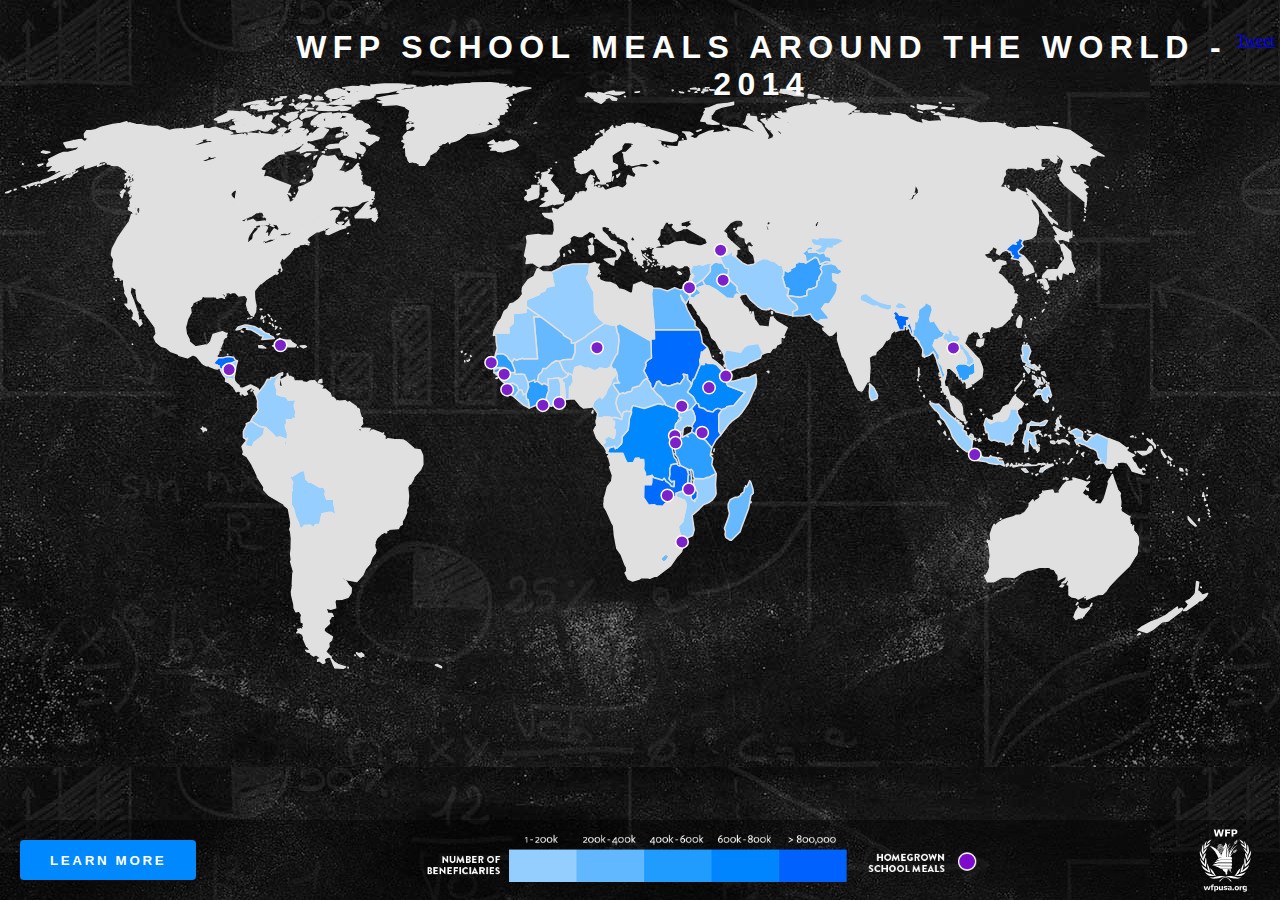
<file: index.html>
<!DOCTYPE html>
<html lang="en"><head>
<meta http-equiv="content-type" content="text/html; charset=UTF-8">
        <title>World Map Example</title>
        <link rel="stylesheet" type="text/css" href="css/main.css">
		<script src="mapdata.js"></script>
		<script src="worldmap.js"></script>
    </head>
    <body>
    <div id="fb-root"></div>
		

		<script>!function(d,s,id){var js,fjs=d.getElementsByTagName(s)[0];if(!d.getElementById(id)){js=d.createElement(s);js.id=id;js.src="https://platform.twitter.com/widgets.js";fjs.parentNode.insertBefore(js,fjs);}}(document,"script","twitter-wjs");
		</script>

    <section class="worldmap">
    	<div class="title">
			<a href="http://wfpusa.org/backtoschool"><h1>WFP School Meals Around The World - 2014</h1></a>
		</div>

		<!-- <div class="fb-share-button" data-href="http://wfpusa.org/schoolmealsmap" data-width="100">
		</div> -->
		<a href="https://twitter.com/share" class="twitter-share-button" data-lang="en" data-text="Where in the world does the World Food Programme feed kids in school? Check out this map to find out -->" data-url="http://wfpusa.org/schoolmealsmap" rel="canonical">Tweet</a>

	<div id="map"></div>
	</section>
	<footer>
		<a href="http://wfpusa.org/backtoschool"><button class="learnmore">Learn more</button></a>
		<img class="map-key" src="map_images/map-key.png" width="421" height="48">
		<a data-tooltip="Meals that are produced by local farmers, boosting both children’s nutrition and the country’s economy."><img class="homegrown" src="map_images/homegrown.png" width="109" height="48">
		</a>
		<a href="http://wfpusa.org"><img src="map_images/wfp-logo.svg" width="70" height="70"></a>
	</footer>
	
	
	</body>
</html>
</file>
<file: css/main.css>
body {
    background-image: url('../map_images/chalkboard.jpg');
    overflow: hidden;
    margin-left: -50px;
}

.fb-share-button {
	position: absolute;
	background: #fff;
	top: 32px;
	right: 35px;
	z-index: 10;
}

.twitter-share-button {
	position: absolute;
	top: 32px;
	right: 5px;
	z-index: 10;
}

.worldmap {
	text-align: center;
}

.title

h1 {
	position: absolute;
	left:19%;
	font-family: 'Brandon Grotesque', Helvetice Neue, sans-serif;
	color: #fff;
	text-transform: uppercase;
	letter-spacing: .2em;
	z-index: 2;

}

/* Popup Modal */

#tt_sm {
	max-width: 400px;
}


/* Popup Country Title */

#tt_name_sm {
	font-family: 'Brandon Grotesque', Helvetice Neue, sans-serif;
	text-transform: uppercase;
	letter-spacing: .1em;
	font-size: 16px;
}


/* Popup Body Text */

#tt_custom_sm {
	font-family: Georgia, serif;
	line-height: 1.5em;
}

footer {
	position: absolute;
	bottom: 0;
	left: 0;
	background: rgba(0,0,0,.4);
	width: 100%;
	height: 80px;
}

footer button {
	background: #0088ff;
	color: #fff;
	float: left;
	cursor: pointer;
	margin-top: 20px;
	margin-left: 20px;
	border: 0;
	border-radius: 4px;
	padding: 0px 30px;
	height: 40px;
	font-family: 'Brandon Grotesque', Helvetice Neue, sans-serif;
	font-weight: 700;
	letter-spacing: .2em;
	text-transform: uppercase;
}

.donate {
	background: #f9be1c;
	color: #222;
}

.donate:hover {
	background: #ffd76b;
}

.learnmore:hover {
	background: #48aaff;
}


footer img {
	float: right;
	margin-top: 5px;
	margin-right: 20px;
	cursor: pointer;
}

.map-key {
	float: left;
	margin-left: 18%;
	margin-top: 14px;
}

.homegrown {
	float: left;
	margin-top: 14px;
	position: relative;
	z-index: 2;
	cursor: pointer;
}



/* Add this attribute to the element that needs a tooltip */
[data-tooltip] {
	position: relative;
	z-index: 2;
	cursor: pointer;
}

/* Hide the tooltip content by default */
[data-tooltip]:before,
[data-tooltip]:after {
  visibility: hidden;
	-ms-filter: "progid:DXImageTransform.Microsoft.Alpha(Opacity=0)";
	filter: progid:DXImageTransform.Microsoft.Alpha(Opacity=0);
	opacity: 0;
	pointer-events: none;
}

/* Position tooltip above the element */
[data-tooltip]:before {
	position: absolute;
	bottom: 150%;
	margin-bottom: 5px;
	margin-left: -10px;
	padding: 7px;
	width: 160px;
	-webkit-border-radius: 3px;
	-moz-border-radius:    3px;
	border-radius:         3px;
	background-color: #f9be1c;
	color: #333;
	content: attr(data-tooltip);
	font-size: 14px;
	line-height: 1.2;
}

/* Triangle hack to make tooltip look like a speech bubble */
[data-tooltip]:after {
	position: absolute;
	bottom: 150%;
	left: 50%;
	margin-left: -5px;
	width: 0;
	border-top: 5px solid #000;
	border-top: 5px solid hsla(0, 0%, 20%, 0.9);
	border-right: 5px solid transparent;
	border-left: 5px solid transparent;
	content: " ";
	font-size: 0;
	line-height: 0;
}

/* Show tooltip content on hover */
[data-tooltip]:hover:before,
[data-tooltip]:hover:after {
	visibility: visible;
	-ms-filter: "progid:DXImageTransform.Microsoft.Alpha(Opacity=100)";
	filter: progid:DXImageTransform.Microsoft.Alpha(Opacity=100);
	opacity: 1;
}
</file>
